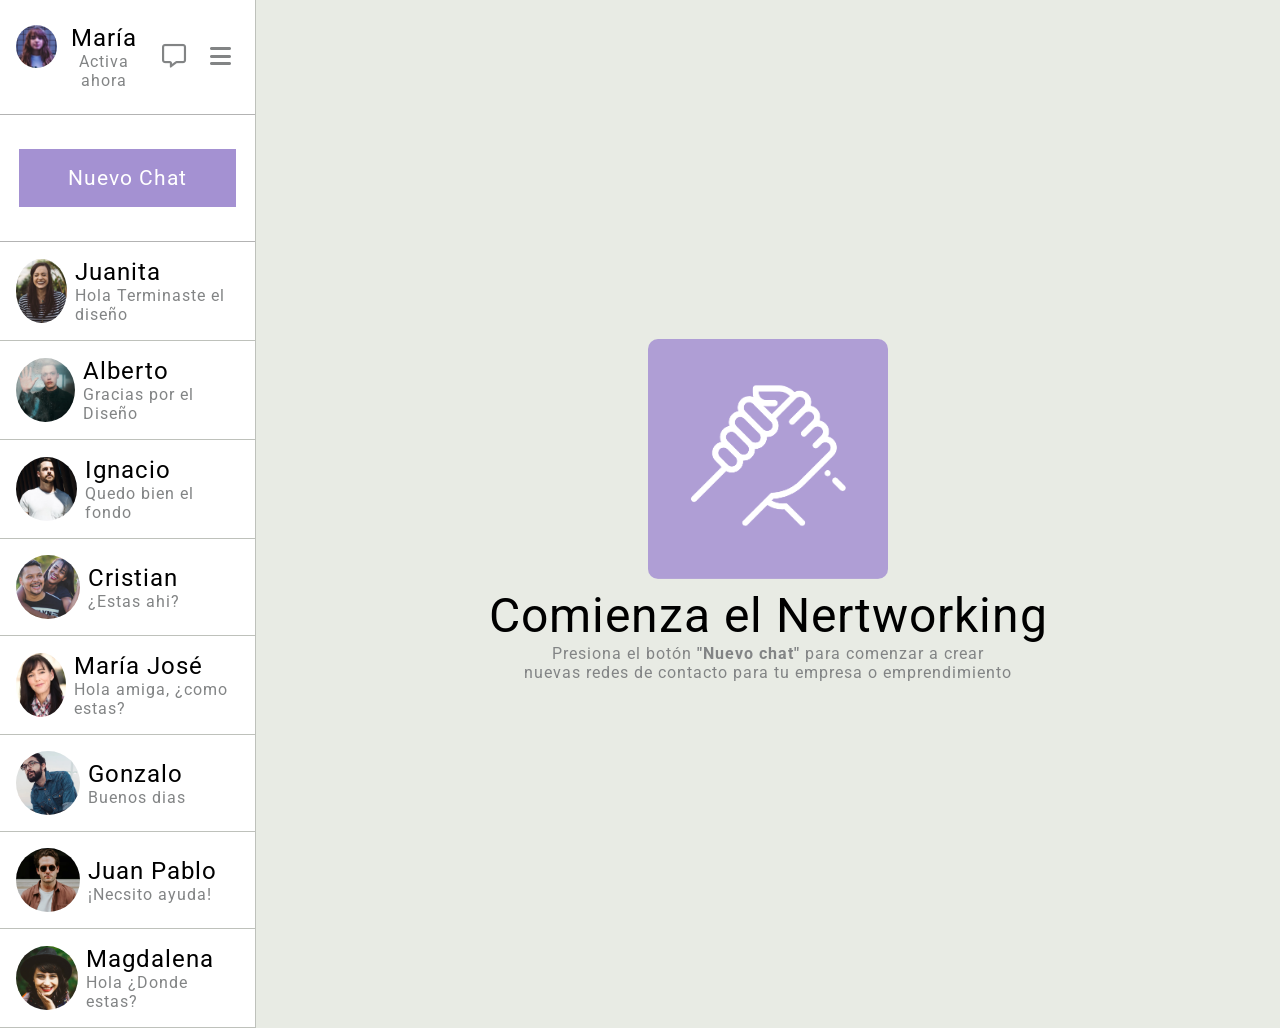
<file: index.html>
<!DOCTYPE html>
<html lang="es">
<head>
    <meta charset="UTF-8">
    <meta name="viewport" content="width=device-width, initial-scale=1.0">
<!-- CSS -->
    <link rel="stylesheet" href="assets/css/style.css">
<!-- FONT AWESOME -->
    <link rel="stylesheet" href="https://cdnjs.cloudflare.com/ajax/libs/font-awesome/6.5.0/css/all.min.css">
<!-- GOOGLE FONTS -->
    <link rel="preconnect" href="https://fonts.googleapis.com">
    <link rel="preconnect" href="https://fonts.gstatic.com" crossorigin>
    <link href="https://fonts.googleapis.com/css2?family=Roboto:ital,wght@0,100..900;1,100..900&display=swap" rel="stylesheet">

    <title>Me SPA</title>
</head>
<body>
    <div class="contain">
<!-- SECCION DE LISTA DE USUARIOS -->
        <section class="seccion-1">
            <nav style="width:100%;">
<!-- USUARIO ACTIVO -->
                <div class="container">
                    <div class="div-separador">
                        <div class="div-img">
                            <img src="assets/img/maria.jpg" alt="Foto de Maria">
                        </div>
                        <div class="div-texto">
                            <h3>María</h3>
                            <p>Activa ahora</p>
                        </div>
                    </div>
                    <div class="div-iconos">
                        <a href="#">
                            <i class="fa-regular fa-message"></i>
                        </a>
                        <a href="">
                            <i class="fa-solid fa-bars"></i>
                        </a>
                    </div>
                </div>
<!-- USUARIO FIN -->

<!-- BOTON NUEVO CHAT -->
                <div class="div-btn">
                    <a class="btn" href="#">Nuevo Chat</a>
                </div>
<!-- BOTON FIN -->
<!-- LISTA DE AMIGOS -->
                <ul>
                    <li class="li-personas">
                        <div class="li-div-img">
                            <img src="assets/img/juanita.jpg" alt=" Foto de Juanita">
                        </div>
                        <div class="div-texto-persona">
                            <h3>Juanita</h3>
                            <p>Hola Terminaste el diseño</p>
                        </div>
                    </li>
                    <li class="li-personas">
                        <div class="li-div-img">
                            <img src="assets/img/alberto.jpg" alt="Foto de Alberto">
                        </div>
                        <div>
                            <h3>Alberto</h3>
                            <p>Gracias por el Diseño</p>
                        </div>
                    </li>
                    <li class="li-personas">
                        <div class="li-div-img">
                            <img src="assets/img/ignacio.jpg" alt="Foto de Ignacio">
                        </div>
                        <div class="div-texto-persona">
                            <h3>Ignacio</h3>
                            <p>Quedo bien el fondo</p>
                        </div>
                    </li>
                    <li class="li-personas">
                        <div class="li-div-img">
                            <img src="assets/img/cristian.jpg" alt="Foto de Cristian">
                        </div>
                        <div class="div-texto-persona">
                            <h3>Cristian</h3>
                            <p>¿Estas ahi?</p>
                        </div>
                    </li>
                    <li class="li-personas">
                        <div class="li-div-img">
                            <img src="assets/img/maria_jose.jpg" alt="Foto de Maria Jose">
                        </div>
                        <div class="div-texto-persona">
                            <h3>María José</h3>
                            <p>Hola amiga, ¿como estas?</p>
                        </div>
                    </li>
                    <li class="li-personas">
                        <div class="li-div-img">
                            <img src="assets/img/gonzalo.jpg" alt="Foto de Gonzalo">
                        </div>
                        <div class="div-texto-persona">
                            <h3>Gonzalo</h3>
                            <p>Buenos dias</p>
                        </div>
                    </li>
                    <li class="li-personas">
                        <div class="li-div-img">
                            <img src="assets/img/juan_pablo.jpg" alt="Foto de Juan Pablo">
                        </div>
                        <div class="div-texto-persona">
                            <h3>Juan Pablo</h3>
                            <p>¡Necsito ayuda!</p>
                        </div>
                    </li>
                    <li class="li-personas">
                        <div class="li-div-img">
                            <img src="assets/img/magdalena.jpg" alt="Foto de Magdalena">
                        </div>
                        <div class="div-texto-persona">
                            <h3>Magdalena</h3>
                            <p>Hola ¿Donde estas?</p>
                        </div>
                    </li>
                </ul>
<!-- AMIGOS FIN -->
            </nav>
        </section>

<!-- SECCION 2 CUADRO DE DIALOGO -->
        <section class="seccion-2">
            <div class="div-img-hand">
                <!-- <img src="/assets/img/hand.png" alt=""> -->
            </div>
            <div class="div-texto">
                <h2>Comienza el Nertworking</h2>
                <p>Presiona el botón <b>"Nuevo chat"</b> para comenzar a crear nuevas redes de contacto para tu empresa o emprendimiento</p>
            </div>
            <div class="chatear-cuadro">

            </div>
        </section>
    </div>
<!-- SECCION 2 FIN -->

<!-- JAVASCRIPT -->
    <script src="chatear.js"></script>
</body>
</html>
</file>
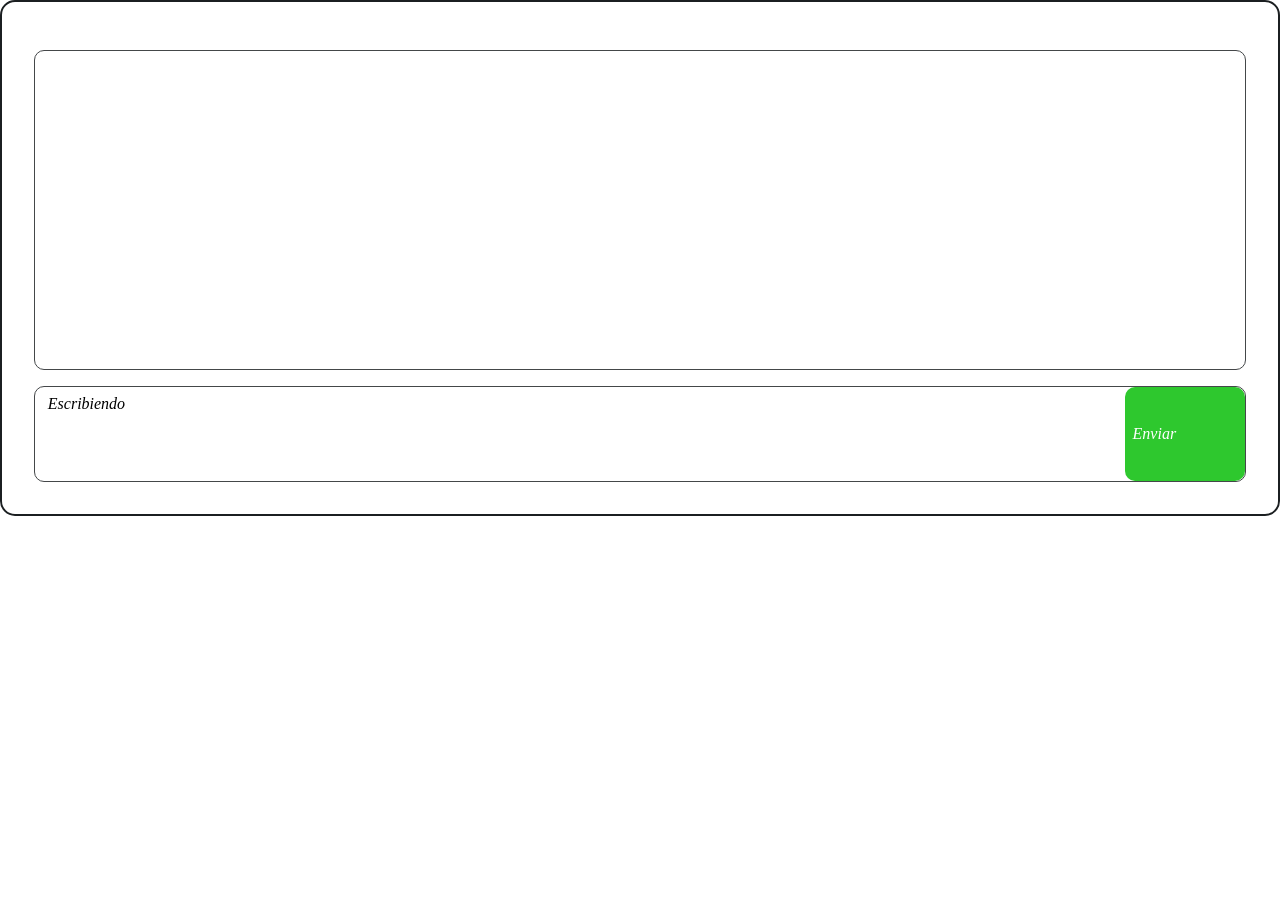
<file: chat.html>
<!DOCTYPE html>
<html lang="en">
<head>
    <meta charset="UTF-8">
    <meta name="viewport" content="width=device-width, initial-scale=1.0">
    <link rel="stylesheet" href="/assets/css/chat.css">
    <title>Chat</title>
</head>
<body>
    <main class="main">
        <div class="div-chat-texto">
            
        </div>
        <section class="chat">
            <div class="div-chat"></div>
        </section>
<!--  -->
        <section class="escribir">
            <div class="div-escribiendo">
                <p><em>Escribiendo</em></p>
            </div>
            <div class="div-input">
                <input type="text" name="" id="">
            </div>
            <div class="div-iconos">
                <i>Enviar</i>
            </div>
        </section>
    </main>
</body>
</html>
</file>
<file: assets/css/style.css>
/* Estilos para el index */



:root{
    --color-1: #FFF;
    --color-2: #E8EBE4;
    --color-3: #BEC1BB;
    --color-4: #A491D2;
    --color-5: #CDC3E6;
    --color-6: #D4DCFF;
    --color-7: #1B1F21;
    --color-8: #444749;
    --color-9: #828485;
}

* {padding: 0;margin: 0;box-sizing: border-box;}

body {
    width: 100%;
    height: 100%;
    font-family: 'Roboto', Open Sans Regular;font-size: bold;
    min-width: 396px;
}

li{list-style: none;}
li:hover{cursor: pointer;background-color: var(--color-3);}
a{text-decoration: none;color: inherit;}

h3 {
    width: 100%;
    font-size: 1.5em;
    letter-spacing: 1px;
    font-weight: normal;
}

p {
    letter-spacing: 1px;
    width: 100%;
    font-size: 1em;
    color: var(--color-9);
}

h2 {
    font-size: 3rem;
    font-weight: normal;
    letter-spacing: 1px;
}

.div-btn {
    background-color: var(--color-1);
    width: 100%;
    height: 8em;
    display: flex;
    justify-content: center;
    align-items: center;
    border-bottom: 1px solid rgba(5, 5, 5, .3);
    border-top: 1px solid rgba(5, 5, 5, .3);

}
.btn {
    font-size: 1.3em;
    padding: 1rem 3rem;
    color: var(--color-1);
    background-color: var(--color-4);
    border: 1px solid var(--color-4);
    letter-spacing: 1px;
}
.btn:hover{background-color: var(--color-5);}
.btn:focus{background-color: var(--color-6);}

.contain {
    width: 100%;
    height: 100%;
    display: flex;
    justify-content: center;
    align-items: center;
    background-color: var(--color-2);
}

@media (min-height: 1000px) {
    .contain .seccion-1 {min-height: 100dvh;
    }
}


@media (min-width: 1200px) {

    .contain {
        max-width: 100%;
        height: 100%;
        overflow: auto;

        .seccion-2 {
            max-height: 100%;
        }

    }
    .seccion-1 {
        max-height: 100%;

    }
    
}

@media (max-width: 1200px) {
    .contain {height: 100%;}
    .container .div-separador{
        flex-direction: column;
    }

    .seccion-1, .seccion-2 {
        width: 50%;
    }
    .btn {
        width: auto;
        height: auto;
    }

}

@media (max-width: 1000px) {
    .contain {
        flex-direction: column;
        width: 100%;
        height: 100%;

        .seccion-1 {
            width: 90%;
            height: auto;
            box-shadow: 1px 10px 10px #333;
        }
    }

}

@media (max-width: 500px) {
    .contain {
        height: 100%;

        .seccion-1 {
            width: 100%;
            height: 100%;
            box-shadow: none;
        }

        .seccion-2 {
            width: 100%;
            height: 100%;
        }
    }
}

.seccion-1 {
    align-self: start;
    width: 20%;
    max-height: 100%;
    background-color: var(--color-1);
    border-right: 1px solid var(--color-3);
}

.container {
    display: flex;
    justify-content: space-between;
    padding: 1em;

}

.seccion-2 {
    display: flex;
    flex-direction: column;
    justify-content: center;
    align-items: center;
    width: 80%;
    height: 100%;
    padding: 1em;
}


.seccion-2 p {
    width: 50%;
    font-size: 1em;
    letter-spacing: 1px;
}



.div-separador {
    width: 60%;
    display: flex;
    align-items: center;
    gap: .1em;
}

.div-img {width: 4em;height: 4em;}

.div-img img {
    width: 100%;
    /* height: 100%; */
    object-fit: cover;
    object-position: center center;
    border-radius: 100%;

}

.div-texto {
    justify-self: start;
    width: 100%;
    display: flex;
    flex-direction: column;
    justify-content: start;
    align-items: center;
    text-align: center;
    padding: .5em;
}


.div-iconos {
    display: flex;
    justify-content: space-between;
    align-items: center;
    gap: 1em;
    font-size: 1.5em;
    padding: .5em;
    color: var(--color-9);
}

.div-iconos a:hover {color: var(--color-7);}


.div-img-hand {
    width: 15em;
    height: 15em;
    background-image: url('../img/hand.png');
    background-position: center center;
    background-size: cover;
    background-repeat: no-repeat;
    border-radius: 10px;
}

.li-div-img {width: 4em;height: 4em;}

.li-personas {
    display: flex;
    justify-content: start;
    align-items: center;
    gap: .5em;
    padding: 1em;
    border-bottom: 1px solid var(--color-3);
}

.li-div-img img {
    width: 100%;
    height: 100%;
    object-fit: cover;
    object-position: center center;
    border-radius: 100%;
}

.div-texto-persona {text-align: left;}

.chatear-cuadro {width: 100%;height: auto;}
</file>
<file: assets/css/chat.css>
* {padding: 0;margin: 0;box-sizing: border-box;}

body {
    width: 100%;
    height: 100%;
    font-family: 'Roboto', Open Sans Regular;font-size: bold;
    min-width: 396px;
}

li{list-style: none;}
li:hover{cursor: pointer;background-color: var(--color-3);}
a{text-decoration: none;color: inherit;}
i:hover{cursor: pointer;}


.main {
    border: 2px solid #1B1F21;
    border-radius: 15px;
    width: 100%;
    height: 100%;
    padding: 2rem;

    display: flex;
    flex-direction: column;
    justify-content: center;
    align-items: center;
    gap: 1em;
}

.chat {
    width: 100%;
    height: 100%;
    border-radius: 10px;
    padding: 0;
    margin: 0;
}

.escribir {
    width: 100%;
    height: 6rem;
    border: 1px solid #444749;
    border-radius: 10px;
    position: relative;
    display: flex;
    justify-content: flex-start;
    gap: .2rem;
    background-color: #fff;
}

.div-input {
    margin: 0;
    padding: 0;
    width: 90%;
    background-color: #fff;
    border-radius: 10px;
}

.escribir input {
    width: 100%;
    height: 4rem;
    margin-top: 1rem;
    padding: 2rem 0 0 0;
    border: none !important;
    outline: none !important;
    box-shadow: none !important;
    font-size: 1.2rem;
    font-weight: normal;
    letter-spacing: 1px;
    border-radius: 15px;
}

.escribir input:focus, .escribir input:active {
    border: none !important;
    outline: none !important;
    box-shadow: none !important;
}

.div-iconos {
    width: 10%;
    display: flex;
    flex-direction: column;
    justify-content: space-evenly;
    background-color: rgb(46, 200, 46);
    border-radius: 10px;
    padding: .5rem;
    color: #fff;
}



.escribir p {
    position: absolute;
    top: .5rem;
    left: .8rem;
}

.div-chat-texto {
    width: 100%;
    /* height: 10rem; */
    text-align: center;
}

.div-chat {
    text-align: center;
    height: 20rem;
    width: 1005;
    background-color: #fff;
    border-radius: 10px;
    border: 1px solid #444749;
}
</file>
